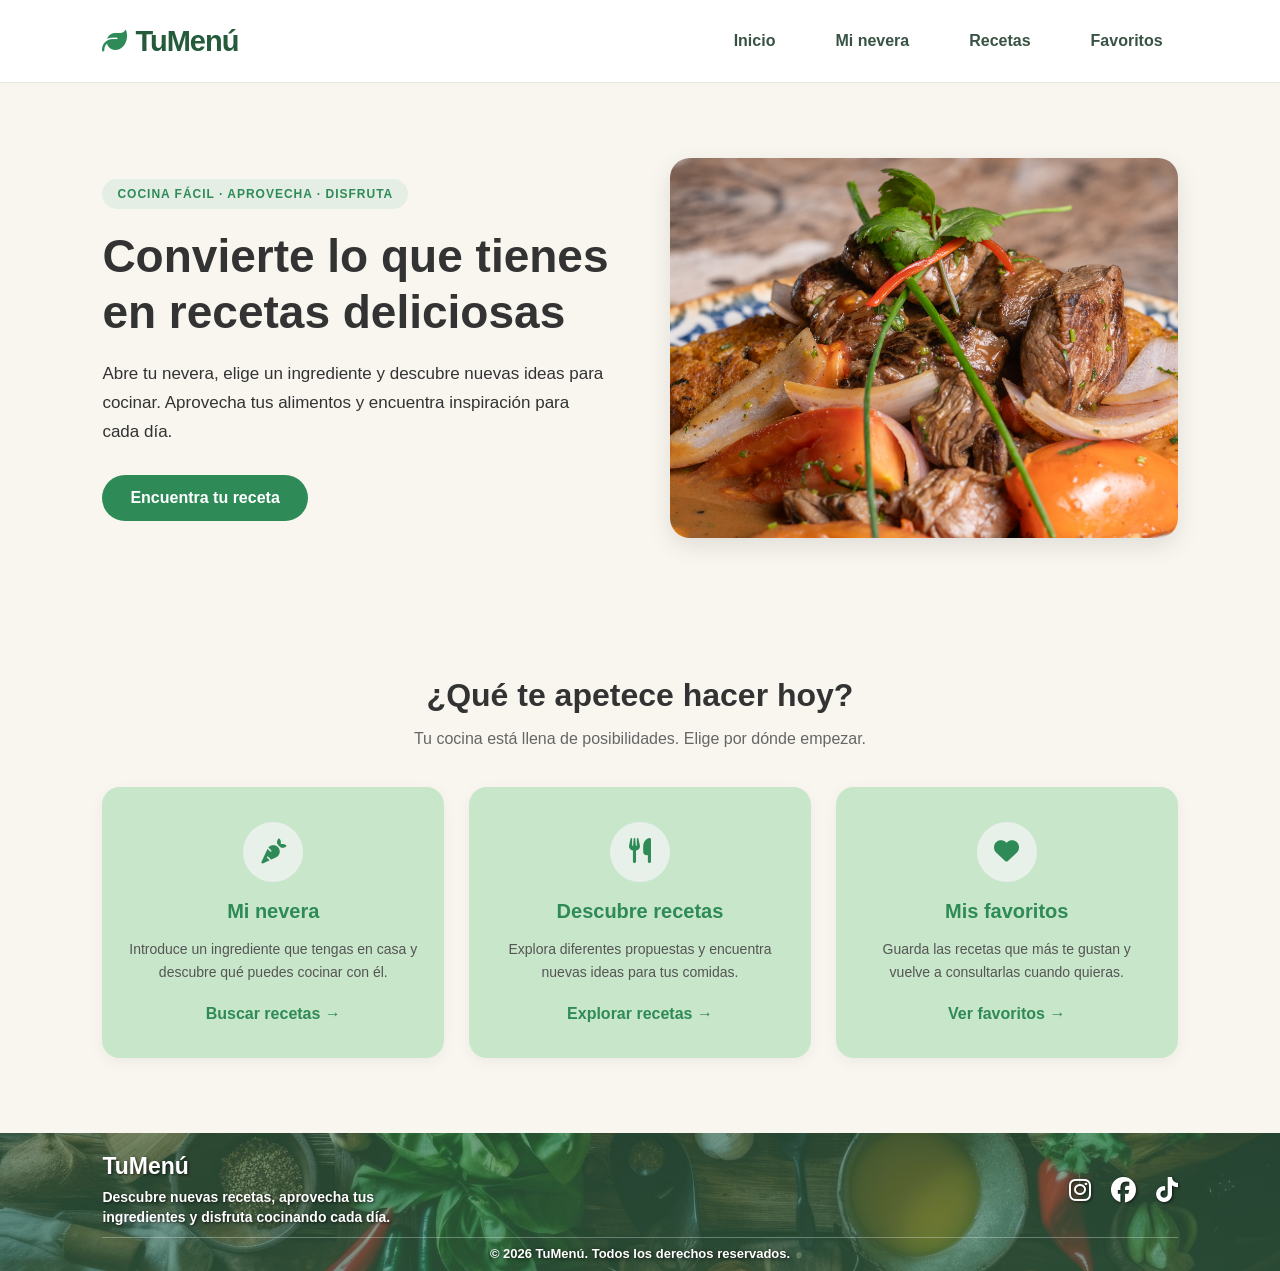
<file: index.html>
<!DOCTYPE html>
<html lang="es">

<head>
    <meta charset="UTF-8">
    <meta name="viewport" content="width=device-width, initial-scale=1.0">

    <title>TuMenú | Cocina con lo que tienes</title>

    <link rel="stylesheet" href="css/styles.css">
    <link rel="stylesheet" href="css/favoritos.css">

    <!-- Iconos de redes sociales -->
    <link rel="stylesheet" href="https://cdnjs.cloudflare.com/ajax/libs/font-awesome/6.7.2/css/all.min.css">
    <link rel="icon" type="image/svg+xml" href="assets/img/favicon.svg">
</head>

<body>

    <!-- CABECERA -->

    <header class="cabecera">

        <div class="contenedor-logo">
            <a href="index.html" class="logo">
                <i class="fa-solid fa-leaf"></i>
                TuMenú
            </a>
        </div>

        <nav class="menu">
            <a href="index.html" class="activo">Inicio</a>
            <a href="pages/mi-nevera.html">Mi nevera</a>
            <a href="pages/recetas.html">Recetas</a>
            <a href="pages/favoritos.html">Favoritos</a>
        </nav>

    </header>


    <main>

        <!-- PRESENTACIÓN PRINCIPAL -->

        <section class="hero">

            <div class="hero-contenido">

                <span class="hero-etiqueta">
                    COCINA FÁCIL · APROVECHA · DISFRUTA
                </span>

                <h1>
                    Convierte lo que tienes en recetas deliciosas
                </h1>

                <p>
                    Abre tu nevera, elige un ingrediente y descubre
                    nuevas ideas para cocinar. Aprovecha tus alimentos
                    y encuentra inspiración para cada día.
                </p>

                <a href="pages/mi-nevera.html" class="boton-principal">
                    Encuentra tu receta
                </a>

            </div>

            <div class="hero-imagen">

                <img
                    src="assets/img/portada.png"
                    alt="Plato de comida saludable con ingredientes frescos"
                >

            </div>

        </section>


        <!-- ACCESOS PRINCIPALES -->

        <section class="secciones">

            <h2>¿Qué te apetece hacer hoy?</h2>

            <p class="secciones-descripcion">
                Tu cocina está llena de posibilidades. Elige por dónde empezar.
            </p>

            <div class="secciones-contenedor">

                <!-- MI NEVERA -->

                <article class="tarjeta tarjeta-nevera">

                    <div class="tarjeta-icono">
                        <i class="fa-solid fa-carrot"></i>
                    </div>

                    <h3>Mi nevera</h3>

                    <p>
                        Introduce un ingrediente que tengas en casa
                        y descubre qué puedes cocinar con él.
                    </p>

                    <a href="pages/mi-nevera.html">
                        Buscar recetas →
                    </a>

                </article>


                <!-- RECETAS -->

                <article class="tarjeta  tarjeta-recetas">

                    <div class="tarjeta-icono">
                        <i class="fa-solid fa-utensils"></i>
                    </div>

                    <h3>Descubre recetas</h3>

                    <p>
                        Explora diferentes propuestas y encuentra
                        nuevas ideas para tus comidas.
                    </p>

                    <a href="pages/recetas.html">
                        Explorar recetas →
                    </a>

                </article>


                <!-- FAVORITOS -->

                <article class="tarjeta tarjeta-favoritos">

                    <div class="tarjeta-icono">
                        <i class="fa-solid fa-heart"></i>
                    </div>

                    <h3>Mis favoritos</h3>

                    <p>
                        Guarda las recetas que más te gustan
                        y vuelve a consultarlas cuando quieras.
                    </p>

                    <a href="pages/favoritos.html">
                        Ver favoritos →
                    </a>

                </article>

            </div>

        </section>

    </main>


    <!-- FOOTER -->

    <footer class="footer">

        <div class="footer-contenido">

            <section class="footer-info">

                <a href="index.html" class="footer-logo">TuMenú</a>

                <p>
                    Descubre nuevas recetas, aprovecha tus ingredientes
                    y disfruta cocinando cada día.
                </p>

            </section>

            <!-- REDES SOCIALES -->

            <div class="redes-enlaces">

                <a href="https://www.instagram.com/"
                   target="_blank"
                   rel="noopener noreferrer"
                   aria-label="Instagram">

                    <i class="fa-brands fa-instagram"></i>

                </a>

                <a href="https://www.facebook.com/"
                   target="_blank"
                   rel="noopener noreferrer"
                   aria-label="Facebook">

                    <i class="fa-brands fa-facebook"></i>

                </a>

                <a href="https://www.tiktok.com/"
                   target="_blank"
                   rel="noopener noreferrer"
                   aria-label="TikTok">

                    <i class="fa-brands fa-tiktok"></i>

                </a>

            </div>

        </div>

        <!-- COPYRIGHT -->

        <div class="footer-final">

            <p>© 2026 TuMenú. Todos los derechos reservados.</p>

        </div>

    </footer>

</body>
</html>
</file>
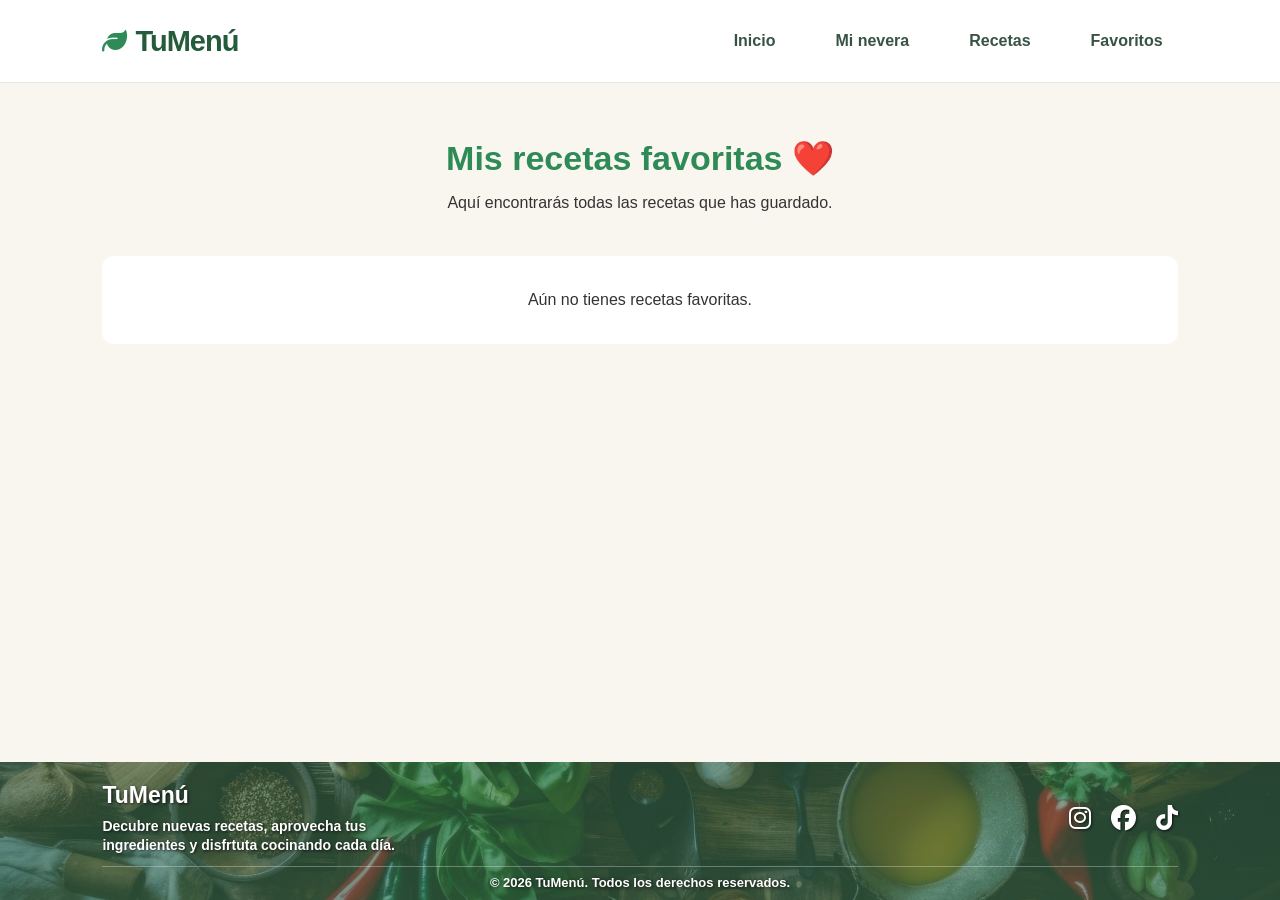
<file: pages/favoritos.html>
<!DOCTYPE html>
<html lang="en">

<head>
    <meta charset="UTF-8">
    <meta name="viewport" content="width=device-width, initial-scale=1.0">
    <title>TuMenú | Descubre que cocinar</title>
    <link rel="stylesheet" href="../css/styles.css">
    <link rel="stylesheet" href="../css/favoritos.css">
    <link rel="icon" type="image/svg+xml" href="../assets/img/favicon.svg">
    <link rel="stylesheet" href="https://cdnjs.cloudflare.com/ajax/libs/font-awesome/6.7.2/css/all.min.css">
    <link rel="icon" type="image/svg+xml" href="../assets/img/favicon.svg">
</head>

<body>

    <!--Cabecera de la pagina-->

    <header class="cabecera">

        <div class="contenedor-logo">
            <a href="index.html" class="logo">
                <i class="fa-solid fa-leaf"></i>
                TuMenú
            </a>
        </div>

        <!--Menu de navegación-->
        <nav class="menu">
            <a href="../index.html">Inicio</a>
            <a href="mi-nevera.html">Mi nevera</a>
            <a href="recetas.html">Recetas</a>
            <a href="favoritos.html" class="activo">Favoritos</a>
        </nav>


    </header>



    <main class="pagina-favoritos">

        <section class="introduccion-favoritos">
            <h1>Mis recetas favoritas ❤️</h1>
            <p>Aquí encontrarás todas las recetas que has guardado.</p>
        </section>

        <section class="resultados-favoritos">
            <div id="lista-favoritos">
                <!-- Aquí aparecerán las recetas guardadas -->
            </div>
        </section>

    </main>



    <!--PIE DE LA PÁGINA-->
    <footer class="footer">

        <div class="footer-contenido">
            <!--información de la página-->

            <section class="footer-info">
                <a href="index.html" class="footer-logo">TuMenú</a>

                <p>
                    Decubre nuevas recetas, aprovecha tus ingredientes y disfrtuta
                    cocinando cada día.
                </p>

            </section>

            <!--REDES SOCIALES-->

            <div class="redes-enlaces">

                <a href="https://www.instagram.com/" target="_blank" rel="noopener noreferrer" aria-label="Instagram">
                    <i class="fa-brands fa-instagram"></i>
                </a>

                <a href="https://www.facebook.com/" target="_blank" rel="noopener noreferrer" aria-label="Facebook">
                    <i class="fa-brands fa-facebook"></i>
                </a>

                <a href="https://www.tiktok.com/" target="_blank" rel="noopener noreferrer" aria-label="TikTok">
                    <i class="fa-brands fa-tiktok"></i>
                </a>

            </div>

        </div>

        <!-- Copyright -->
        <div class="footer-final">

            <p>© 2026 TuMenú. Todos los derechos reservados.</p>

        </div>



    </footer>



</body>

<script type="module" src="../src/favoritos.js"></script>

</html>
</file>
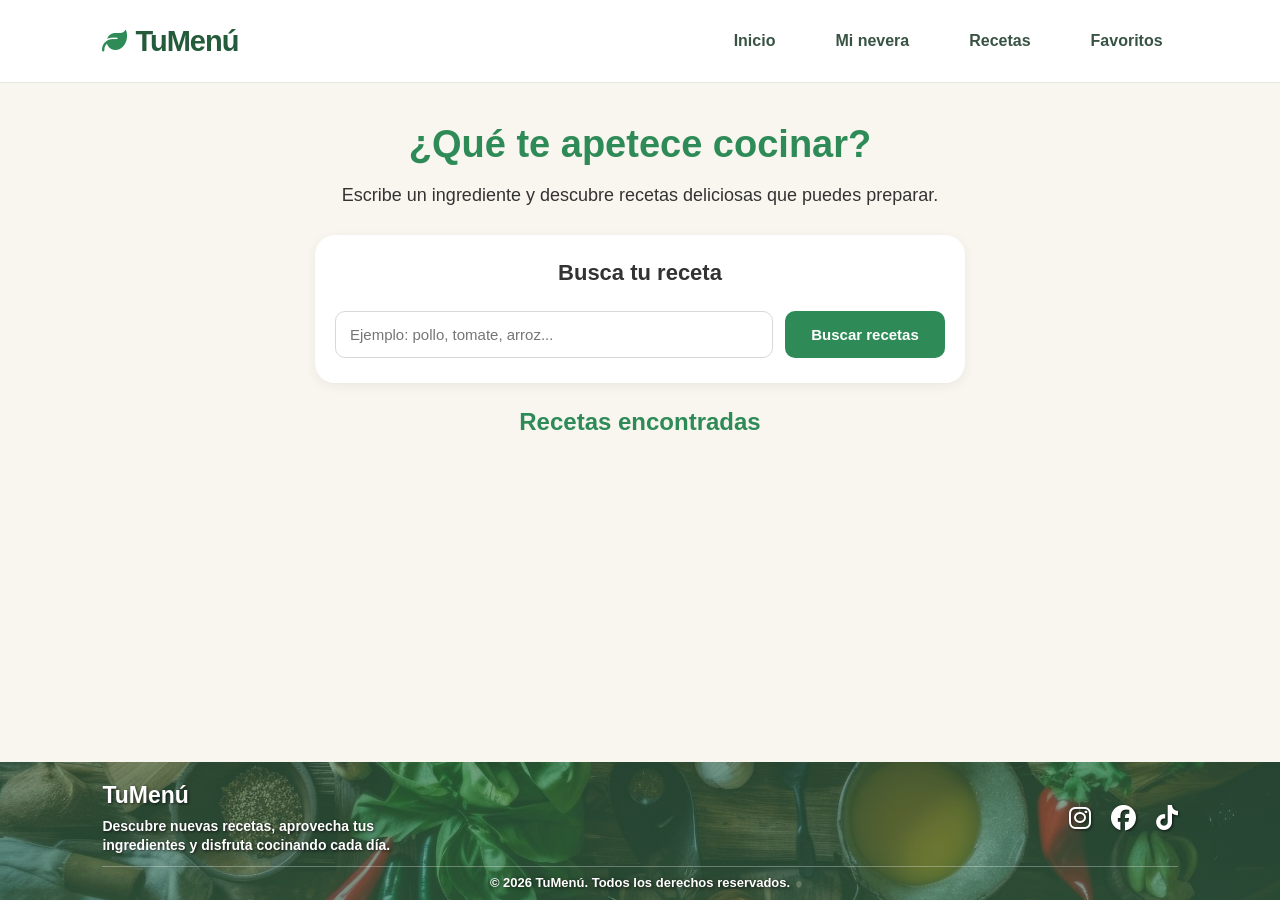
<file: pages/mi-nevera.html>
<!DOCTYPE html>
<html lang="es">

<head>
    <meta charset="UTF-8">
    <meta name="viewport" content="width=device-width, initial-scale=1.0">

    <title>TuMenú | Descubre qué cocinar</title>

    <!-- Hojas de estilos -->
    <link rel="stylesheet" href="../css/styles.css">
    <link rel="stylesheet" href="../css/mi-nevera.css">
    <link rel="stylesheet" href="../css/recetas.css">
    <link rel="stylesheet" href="https://cdnjs.cloudflare.com/ajax/libs/font-awesome/6.7.2/css/all.min.css">
    <link rel="icon" type="image/svg+xml" href="../assets/img/favicon.svg">

</head>

<body>

    <!-- Cabecera de la página -->
    <header class="cabecera">

        <div class="contenedor-logo">
            <a href="index.html" class="logo">
                <i class="fa-solid fa-leaf"></i>
                TuMenú
            </a>
        </div>

        <!-- Menú de navegación -->
        <nav class="menu">
            <a href="../index.html">Inicio</a>
            <a href="mi-nevera.html" class="activo">Mi nevera</a>
            <a href="recetas.html">Recetas</a>
            <a href="favoritos.html">Favoritos</a>
        </nav>

    </header>

    <!-- Contenido principal -->
    <main class="pagina-nevera">

        <section class="introduccion-nevera">
            <h1>¿Qué te apetece cocinar?</h1>

            <p>
                Escribe un ingrediente y descubre recetas
                deliciosas que puedes preparar.
            </p>
        </section>

        <!-- Buscador de recetas -->
        <section class="buscador-ingredientes">

            <h2>Busca tu receta</h2>

            <div class="formulario-ingredientes">

                <input
                    type="text"
                    id="ingrediente"
                    placeholder="Ejemplo: pollo, tomate, arroz..."
                >

                <button id="btn-buscar">
                    Buscar recetas
                </button>

            </div>

        </section>

        <!-- Resultados de la búsqueda -->
        <section class="resultados-recetas">

            <h2>Recetas encontradas</h2>

            <div id="lista-recetas">
                <!-- Aquí aparecerán las recetas con JavaScript -->
            </div>

        </section>

        <!--Detalles de la receta  seleccionada-->

        <section id="detalle-receta" class="detalle-receta" hidden>

            <div id="contenido-detalle"></div>

        </section>

    </main>

    <!-- Pie de la página -->
   <!-- Pie de la página -->
<footer class="footer">

    <div class="footer-contenido">

        <!-- Información de TuMenú -->
        <section class="footer-info">

            <a href="../index.html" class="footer-logo">TuMenú</a>

            <p>
                Descubre nuevas recetas, aprovecha tus ingredientes
                y disfruta cocinando cada día.
            </p>

        </section>

        <!-- Redes sociales -->
        <div class="redes-enlaces">

            <a href="https://www.instagram.com/" target="_blank" rel="noopener noreferrer" aria-label="Instagram">
                <i class="fa-brands fa-instagram"></i>
            </a>

            <a href="https://www.facebook.com/" target="_blank" rel="noopener noreferrer" aria-label="Facebook">
                <i class="fa-brands fa-facebook"></i>
            </a>

            <a href="https://www.tiktok.com/" target="_blank" rel="noopener noreferrer" aria-label="TikTok">
                <i class="fa-brands fa-tiktok"></i>
            </a>

        </div>

    </div>

    <!-- Copyright -->
    <div class="footer-final">
        <p>© 2026 TuMenú. Todos los derechos reservados.</p>
    </div>

</footer>

  

    <!-- JavaScript -->
    <script type="module" src="../src/main.js"></script>

</body>

</html>
</file>
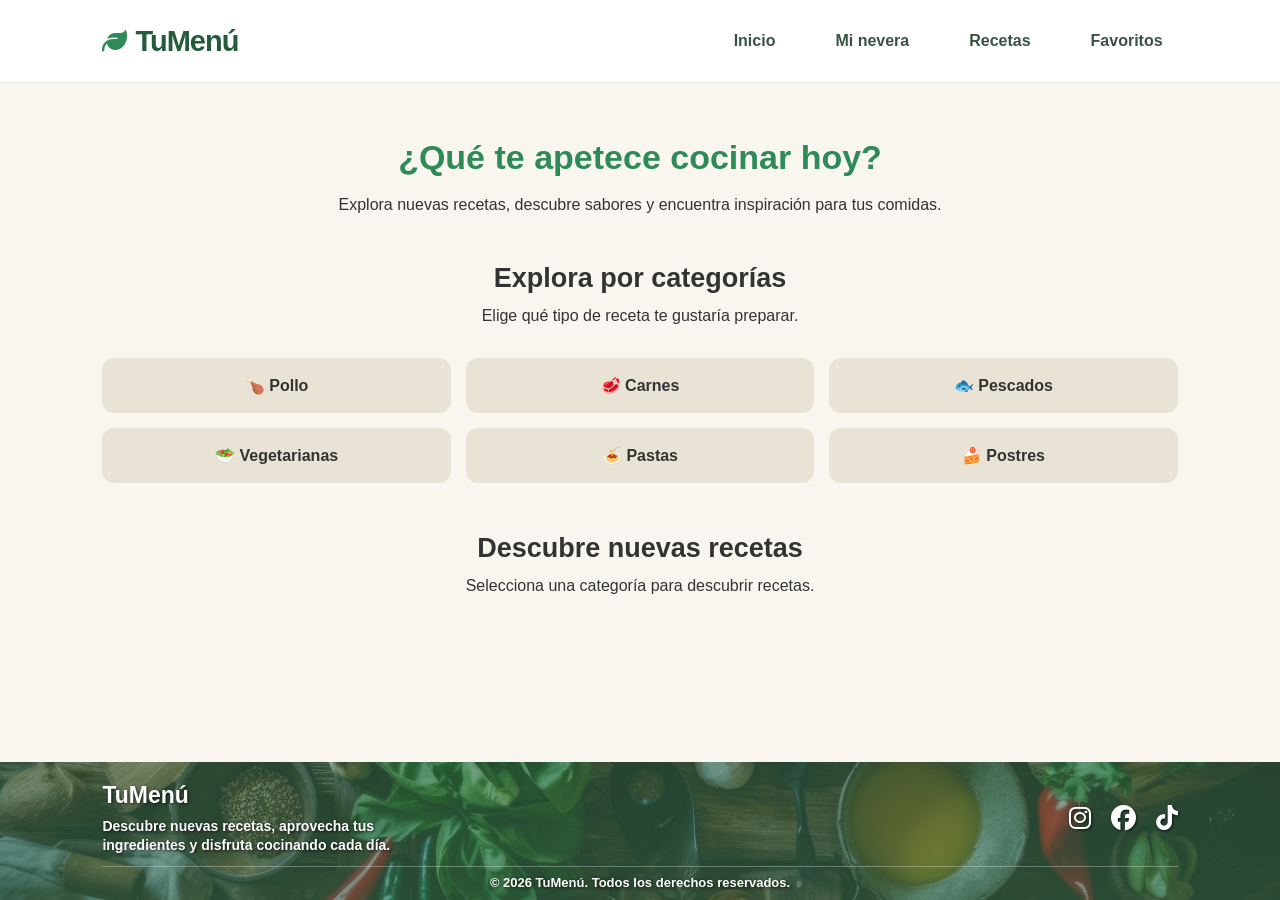
<file: pages/recetas.html>
<!DOCTYPE html>
<html lang="es">

<head>
    <meta charset="UTF-8">
    <meta name="viewport" content="width=device-width, initial-scale=1.0">

    <title>TuMenú | Descubre recetas</title>

    <link rel="stylesheet" href="../css/styles.css">
    <link rel="stylesheet" href="../css/recetas.css">
    <link rel="icon" type="image/svg+xml" href="../assets/img/favicon.svg">
    <link rel="stylesheet" href="https://cdnjs.cloudflare.com/ajax/libs/font-awesome/6.7.2/css/all.min.css">
    <link rel="icon" type="image/svg+xml" href="../assets/img/favicon.svg">
</head>

<body>

    <!-- CABECERA DE LA PÁGINA -->

    <header class="cabecera">

        <div class="contenedor-logo">
            <a href="../index.html" class="logo">
                <i class="fa-solid fa-leaf"></i>
                TuMenú
            </a>
        </div>

        <!-- MENÚ DE NAVEGACIÓN -->

        <nav class="menu">
            <a href="../index.html">Inicio</a>
            <a href="mi-nevera.html">Mi nevera</a>
            <a href="recetas.html" class="activo">Recetas</a>
            <a href="favoritos.html">Favoritos</a>
        </nav>

    </header>


    <!-- CONTENIDO PRINCIPAL -->

    <main class="pagina-recetas">

        <!-- PRESENTACIÓN -->

        <section class="introduccion-recetas">

            <h1>¿Qué te apetece cocinar hoy?</h1>

            <p>
                Explora nuevas recetas, descubre sabores y encuentra
                inspiración para tus comidas.
            </p>

        </section>


        <!-- CATEGORÍAS -->

        <section class="seccion-categorias">

            <div class="titulo-recetas">
                <h2>Explora por categorías</h2>

                <p>Elige qué tipo de receta te gustaría preparar.</p>
            </div>

            <div class="lista-categorias">

                <button class="categoria" data-categoria="Chicken">
                    🍗 Pollo
                </button>

                <button class="categoria" data-categoria="Beef">
                    🥩 Carnes
                </button>

                <button class="categoria" data-categoria="Seafood">
                    🐟 Pescados
                </button>

                <button class="categoria" data-categoria="Vegetarian">
                    🥗 Vegetarianas
                </button>

                <button class="categoria" data-categoria="Pasta">
                    🍝 Pastas
                </button>

                <button class="categoria" data-categoria="Dessert">
                    🍰 Postres
                </button>

            </div>

        </section>


        <!-- RECETAS -->

        <section class="seccion-recetas">

            <div class="titulo-recetas">
                <h2>Descubre nuevas recetas</h2>

                <p id="mensaje-recetas">
                    Selecciona una categoría para descubrir recetas.
                </p>
            </div>

            <div id="lista-recetas" class="lista-recetas">

                <!-- JavaScript mostrará aquí las recetas -->

            </div>

        </section>

    </main>


    <!-- PIE DE LA PÁGINA -->

    <footer class="footer">

        <div class="footer-contenido">

            <!-- INFORMACIÓN DE LA PÁGINA -->

            <section class="footer-info">

                <a href="../index.html" class="footer-logo">TuMenú</a>

                <p>
                    Descubre nuevas recetas, aprovecha tus ingredientes
                    y disfruta cocinando cada día.
                </p>

            </section>


            <!-- REDES SOCIALES -->

            <div class="redes-enlaces">

                <a href="https://www.instagram.com/" target="_blank" rel="noopener noreferrer" aria-label="Instagram">
                    <i class="fa-brands fa-instagram"></i>
                </a>

                <a href="https://www.facebook.com/" target="_blank" rel="noopener noreferrer" aria-label="Facebook">
                    <i class="fa-brands fa-facebook"></i>
                </a>

                <a href="https://www.tiktok.com/" target="_blank" rel="noopener noreferrer" aria-label="TikTok">
                    <i class="fa-brands fa-tiktok"></i>
                </a>

            </div>

        </div>


        <!-- COPYRIGHT -->

        <div class="footer-final">

            <p>© 2026 TuMenú. Todos los derechos reservados.</p>

        </div>

    </footer>

    <script type="module" src="../src/recetas.js"></script>

</body>

</html>
</file>
<file: css/styles.css>
* {
    margin: 0;
    padding: 0;
    box-sizing: border-box;
}


/* ===== COLORES GENERALES DE LA PÁGINA ===== */

:root {
    --color-principal: #2E8B57;
    --color-secundario: #E8E3D5;
    --color-fondo: #F8F6EF;
    --color-texto: #333333;
    --color-blanco: #FFFFFF;
}

/* ===== CONFIGURACIÓN GENERAL ===== */


body {
    font-family: Arial, sans-serif;
    background-color: var(--color-fondo);
    color: var(--color-texto);
    min-height: 100vh;
    display: flex;
    flex-direction: column;
}

main{
    flex: 1;
}

/* ===== CABECERA - MOBILE FIRST ===== */

.cabecera {
    display: flex;
    flex-direction: column;
    align-items: center;
    gap: 18px;
    padding: 18px 20px;
    background-color: var(--color-blanco);
    border-bottom: 1px solid #e5eadf;
}

/* LOGO */

.logo {
    display: flex;
    align-items: center;
    gap: 9px;
    text-decoration: none;
    color: #245b3b;
    font-size: 29px;
    font-weight: bold;
    letter-spacing: -1px;
}
.logo i {
    color: var(--color-principal);
    font-size: 25px;
}

/* MENÚ */

.menu {
    display: flex;
    flex-wrap: wrap;
    justify-content: center;
    gap: 18px;
}

.menu a {
    text-decoration: none;
    color: #385344;
    font-size: 14px;
    font-weight: 600;
    padding: 10px 15px;
    border-radius: 25px;
    transition: all 0.3s ease;
}

/* Efecto al pasar el ratón */

.menu a:hover {
    background-color: #e7f0e7;
    color: var(--color-principal);
}

.menu a.activo:hover {
    background-color: #246b43;
    color: var(--color-blanco);
}


/* ===== PRESENTACIÓN PRINCIPAL ===== */

.hero {
    display: flex;
    flex-direction: column;
    align-items: center;
    gap: 35px;
    padding: 50px 20px;
}

.hero-contenido {
    text-align: center;
    max-width: 550px;
}

/* Etiqueta superior */

.hero-etiqueta {
    display: inline-block;
    color: var(--color-principal);
    background-color: #e4eee5;
    padding: 8px 15px;
    border-radius: 20px;
    font-size: 12px;
    font-weight: bold;
    letter-spacing: 1px;
    margin-bottom: 20px;
}

/* Título principal */

.hero-contenido h1 {
    font-size: 34px;
    line-height: 1.2;
    color: var(--color-texto);
    margin-bottom: 20px;
}

/* Descripción */

.hero-contenido p {
    font-size: 16px;
    line-height: 1.7;
    margin-bottom: 28px;
    color: var(--color-texto);
}

/* Botón principal */

.boton-principal {
    display: inline-block;
    background-color: var(--color-principal);
    color: var(--color-blanco);
    text-decoration: none;
    padding: 14px 28px;
    border-radius: 30px;
    font-weight: bold;
    transition: background-color 0.3s, transform 0.3s;
}

.boton-principal:hover {
    background-color: #246b43;
    transform: translateY(-3px);
}

/* Imagen principal */

.hero-imagen {
    width: 100%;
    max-width: 500px;
}

.hero-imagen img {
    width: 100%;
    height: 280px;
    object-fit: cover;
    border-radius: 20px;
    box-shadow: 0 8px 25px rgba(0, 0, 0, 0.10);
}


/* ===== ACCESOS A LAS SECCIONES ===== */

.secciones {
    padding: 45px 20px 60px;
    text-align: center;
}

/* Título */

.secciones h2 {
    font-size: 27px;
    color: var(--color-texto);
    margin-bottom: 12px;
}

/* Descripción */

.secciones-descripcion {
    font-size: 15px;
    color: #666666;
    line-height: 1.6;
    margin-bottom: 35px;
}

/* Contenedor de tarjetas */

.secciones-contenedor {
    display: flex;
    flex-direction: column;
    gap: 22px;
    max-width: 1100px;
    margin: 0 auto;
}

/* Tarjetas */

.tarjeta {
    background-color: var(--color-blanco);
    padding: 30px 25px;
    border-radius: 18px;
    box-shadow: 0 4px 15px rgba(0, 0, 0, 0.05);
    text-align: center;
    transition: transform 0.3s, box-shadow 0.3s;
}

/* Iconos */

.tarjeta-icono {
    width: 60px;
    height: 60px;
    display: flex;
    align-items: center;
    justify-content: center;
    margin: 0 auto 18px;
    background-color: #e8f1e9;
    border-radius: 50%;
    color: var(--color-principal);
    font-size: 25px;
}

/* Títulos de tarjetas */

.tarjeta h3 {
    color: var(--color-principal);
    font-size: 20px;
    margin-bottom: 15px;
}

/* Texto de tarjetas */

.tarjeta p {
    font-size: 14px;
    line-height: 1.7;
    margin-bottom: 20px;
    color: #555555;
}

/* Enlaces */

.tarjeta a {
    display: inline-block;
    color: var(--color-principal);
    text-decoration: none;
    font-weight: bold;
    transition: color 0.3s;
}

.tarjeta a:hover {
    color: #246b43;
    text-decoration: underline;
}

/* Efecto al pasar el ratón */

.tarjeta:hover {
    transform: translateY(-5px);
    box-shadow: 0 8px 22px rgba(0, 0, 0, 0.10);
}

/* ==============================
   FOOTER - MOBILE FIRST
================================= */

.footer {
    background-image:
        linear-gradient(
            rgba(55, 105, 74, 0.60),
            rgba(55, 105, 74, 0.65)
        ),
        url("../assets/img/footer2.png");

    background-size: cover;
    background-position: center;
    background-repeat: no-repeat;

    color: var(--color-blanco);
    padding: 15px 20px 8px;
}

/* CONTENEDOR PRINCIPAL DEL FOOTER */

.footer-contenido {
    display: flex;
    flex-direction: column;
    align-items: center;
    gap: 20px;
}

/* INFORMACIÓN */

.footer-logo {
    display: inline-block;
    color: var(--color-blanco);
    font-size: 23px;
    font-weight: bold;
    text-decoration: none;
    margin-bottom: 8px;
}

.footer-info p {
    font-size: 14px;
    font-weight: bold;
    line-height: 1.4;
    max-width: 300px;
}

/* REDES SOCIALES */

.footer-redes h3 {
    font-size: 16px;
    margin-bottom: 10px;
}

.redes-enlaces {
    display: flex;
    gap: 20px;
}

.redes-enlaces a {
    color: var(--color-blanco);
    text-decoration: none;
    font-size: 25px;
    transition: transform 0.3s ease;;
}

.redes-enlaces a:hover {
    transform: scale(1.2);
}

/* COPYRIGHT */

.footer-final {
    border-top: 1px solid rgba(255, 255, 255, 0.3);
    margin-top: 12px;
    padding-top: 8px;
    text-align: center;
}

.footer-final p {
    color: var(--color-blanco);
    font-size: 13px;
    font-weight: bold;
    text-shadow: 1px 1px 4px rgba(0, 0, 0, 0.8);
    padding-bottom: 0;
}

/* TEXTO BLANCO Y SOMBRA */

.footer-info p,
.footer-logo,
.redes-enlaces a,
.footer-redes h3 {
    color: var(--color-blanco);
    text-shadow: 1px 1px 3px rgba(0, 0, 0, 0.7);
}

/* ===== TABLETS Y ESCRITORIOS ===== */

@media (min-width: 768px) {

    /* CABECERA */

    .cabecera {
        flex-direction: row;
        justify-content: space-between;
        padding: 22px 8%;
    }

    .menu {
        gap: 30px;
    }

    .menu a {
        font-size: 16px;
    }

    /* MAIN */

   
    .hero {
        flex-direction: row;
        justify-content: space-between;
        align-items: center;
        padding: 75px 8%;
        gap: 60px;
    }

    .hero-contenido {
        flex: 1;
        text-align: left;
        max-width: 550px;
    }

    .hero-contenido h1 {
        font-size: 46px;
    }

    .hero-contenido p {
        font-size: 17px;
    }

    .hero-imagen {
        flex: 1;
        max-width: 520px;
    }

    .hero-imagen img {
        height: 380px;
    }

    /* TARJETAS EN ESCRITORIO */

    .secciones {
        padding: 60px 8% 75px;
    }

    .secciones h2 {
        font-size: 32px;
    }

    .secciones-descripcion {
        font-size: 16px;
    }

    .secciones-contenedor {
        flex-direction: row;
        align-items: stretch;
        gap: 25px;
    }

    .tarjeta {
        flex: 1;
        padding: 35px 25px;
    }

    /* FOOTER */

    .footer {
        padding: 20px 8% 10px;
    }

    .footer-contenido {
        display: flex;
        flex-direction: row;
        justify-content: space-between;
        align-items: center;
        text-align: left;
        gap: 20px;
    }

    .footer-info {
        max-width: 450px;
        text-align: left;
    }

    .footer-info p {
        margin: 0;
    }


    .redes-enlaces {
        justify-content: flex-end;
        justify-content: flex-end;
        align-items: center;
        gap:20px;
    }

    .redes-enlaces a {
        font-size: 25px;
    }

    .footer-final {
        margin-top: 10px;
        padding-top: 8px;
        text-align: center;
    }
}
</file>
<file: css/favoritos.css>
/* ===== PÁGINA FAVORITOS ===== */

.pagina-favoritos {
    padding: 35px 20px;
    min-height: 60vh;
}

/* ===== PRESENTACIÓN ===== */

.introduccion-favoritos {
    text-align: center;
    margin-bottom: 40px;
}

.introduccion-favoritos h1 {
    color: var(--color-principal);
    font-size: 28px;
    margin-bottom: 12px;
}

.introduccion-favoritos p {
    color: var(--color-texto);
    font-size: 16px;
    line-height: 1.6;
}

/* ===== LISTA DE FAVORITOS ===== */

#lista-favoritos {
    max-width: 1100px;
    margin: 0 auto;
    display: grid;
    grid-template-columns: 1fr;
    gap: 25px;
}

/* ===== TARJETAS ===== */

#lista-favoritos .tarjeta-receta {
    background-color: var(--color-blanco);
    border-radius: 16px;
    overflow: hidden;
    padding-bottom: 20px;
    text-align: center;
    box-shadow: 0 4px 14px rgba(0, 0, 0, 0.08);
    transition: transform 0.3s ease;
}

#lista-favoritos .tarjeta-receta:hover {
    transform: translateY(-5px);
}

#lista-favoritos .tarjeta-receta img {
    width: 100%;
    height: 210px;
    object-fit: cover;
}

#lista-favoritos .tarjeta-receta h3 {
    color: var(--color-texto);
    font-size: 18px;
    margin: 18px 12px;
}

/* ===== BOTÓN ELIMINAR ===== */

#lista-favoritos .tarjeta-receta button {
    border: none;
    background-color: var(--color-principal);
    color: var(--color-blanco);
    padding: 10px 18px;
    border-radius: 25px;
    cursor: pointer;
    font-size: 14px;
    transition: background-color 0.3s ease;
}

#lista-favoritos .tarjeta-receta button:hover {
    background-color: #246b43;
}

/* ===== MENSAJE SIN FAVORITOS ===== */

#lista-favoritos > p {
    text-align: center;
    grid-column: 1 / -1;
    padding: 35px 20px;
    background-color: var(--color-blanco);
    border-radius: 12px;
    color: var(--color-texto);
}
/* ===== COLORES DE LAS TARJETAS ===== */

.tarjeta-nevera {
    background-color: #C8E6C9;
}

.tarjeta-recetas {
    background-color: #C8E6C9;
}

.tarjeta-favoritos {
    background-color: #C8E6C9;
}

/* ===== ESCRITORIO ===== */

@media (min-width: 768px) {

    .pagina-favoritos {
        padding: 55px 8%;
    }

    .introduccion-favoritos h1 {
        font-size: 34px;
    }

    #lista-favoritos {
        grid-template-columns: repeat(3, 1fr);
    }

}
</file>
<file: css/mi-nevera.css>
* {
    margin: 0;
    padding: 0;
    box-sizing: border-box;
}


/* ===== CONTENIDO PRINCIPAL ===== */

.pagina-nevera {
    padding: 25px 20px;
}

/* ===== PRESENTACIÓN ===== */

.introduccion-nevera {
    text-align: center;
    margin-bottom: 25px;
}

.introduccion-nevera h1 {
    font-size: 30px;
    color: var(--color-principal);
    margin-bottom: 15px;
}

.introduccion-nevera p {
    font-size: 15px;
    line-height: 1.6;
    color: var(--color-texto);
    max-width: 600px;
    margin: 0 auto;
}

/* ===== BUSCADOR DE RECETAS ===== */

.buscador-ingredientes {
    max-width: 650px;
    margin: 0 auto;
    padding: 25px 20px;
    background-color: var(--color-blanco);
    border-radius: 20px;
    box-shadow: 0 3px 12px rgba(0, 0, 0, 0.06);
}

.buscador-ingredientes h2 {
    font-size: 22px;
    text-align: center;
    margin-bottom: 25px;
    color: var(--color-texto);
}

/* Formulario */

.formulario-ingredientes {
    display: flex;
    flex-direction: column;
    gap: 12px;
}

.formulario-ingredientes input {
    width: 100%;
    padding: 14px;
    border: 1px solid #d8d8d8;
    border-radius: 10px;
    font-size: 15px;
    outline: none;
}

.formulario-ingredientes input:focus {
    border-color: var(--color-principal);
}

/* Botón de búsqueda */

#btn-buscar {
    width: 100%;
    padding: 14px 20px;
    background-color: var(--color-principal);
    color: var(--color-blanco);
    border: none;
    border-radius: 10px;
    font-size: 15px;
    font-weight: bold;
    cursor: pointer;
    transition: background-color 0.3s ease;
}

#btn-buscar:hover {
    background-color: #607d60;
}

/* ===== RESULTADOS DE RECETAS ===== */

.resultados-recetas {
    max-width: 1100px;
    margin: 25px auto 0;
}

.resultados-recetas h2 {
    font-size: 24px;
    color: var(--color-principal);
    margin-bottom: 20px;
    text-align: center;
}

/* Aquí aparecerán las tarjetas de recetas */

#lista-recetas {
    display: grid;
    grid-template-columns: 1fr;
    gap: 25px;
}

/* ===== TARJETAS DE RECETAS ===== */

.tarjeta-receta {
    background-color: var(--color-blanco);
    border-radius: 15px;
    overflow: hidden;
    box-shadow: 0 3px 12px rgba(0, 0, 0, 0.08);
}

.tarjeta-receta img {
    width: 100%;
    height: 220px;
    object-fit: cover;
}

.tarjeta-receta h3 {
    padding: 15px;
    color: var(--color-texto);
    font-size: 18px;
}

/* ===== DETALLE DE RECETAS ===== */

.detalle-receta {
    width: 100%;
    max-width: 950px;
    margin: 25px auto;
    padding: 20px;
    background-color: var(--color-blanco);
    border-radius: 15px;
    box-shadow: 0 4px 15px rgba(0, 0, 0, 0.08);
}

.imagen-detalle {
    width: 100%;
    height: 220px;
    object-fit: cover;
    border-radius: 12px;
}

.titulo-detalle {
    margin: 20px 0;
    font-size: 24px;
    color: var(--color-principal);
}

.informacion-receta {
    margin-bottom: 25px;
    line-height: 1.8;
}

.ingredientes-receta {
    margin-bottom: 25px;
}

.ingredientes-receta ul {
    padding-left: 25px;
    line-height: 2;
}

.preparacion-receta {
    line-height: 1.8;
}

.detalle-receta h3 {
    margin-bottom: 12px;
    color: var(--color-principal);
}

/* ===== BOTÓN FAVORITOS ===== */

.boton-favorito {
    border: none;
    background-color: #f8f6ef;
    font-size: 22px;
    cursor: pointer;
    padding: 8px 12px;
    border-radius: 50%;
    transition: transform 0.2s ease;
}

.boton-favorito:hover {
    transform: scale(1.15);
}
/* ===== TABLETS Y ORDENADORES ===== */

@media (min-width: 768px) {

    .pagina-nevera {
        padding: 40px 8%;
    }

    .introduccion-nevera {
        margin-bottom: 25px;
    }

    .introduccion-nevera h1 {
        font-size: 38px;
    }

    .introduccion-nevera p {
        font-size: 18px;
    }

    .formulario-ingredientes {
        flex-direction: row;
    }

    .formulario-ingredientes input {
        flex: 1;
    }

    #btn-buscar {
        width: auto;
        min-width: 160px;
    }

    #lista-recetas {
        grid-template-columns: repeat(2, 1fr);
    }

    .detalle-receta {
        padding: 35px;
    }

    .imagen-detalle {
        height: 380px;
    }

    .titulo-detalle {
        font-size: 32px;
    }

    .informacion-receta,
    .preparacion-receta {
        font-size: 16px;
    }
}

/* ===== PANTALLAS GRANDES ===== */

@media (min-width: 1024px) {

    #lista-recetas {
        grid-template-columns: repeat(3, 1fr);
    }

}
</file>
<file: css/recetas.css>
/* ===== CONTENIDO PRINCIPAL ===== */

.pagina-recetas {
    padding: 40px 20px;
    min-height: 60vh;
}

/* ===== PRESENTACIÓN ===== */

.introduccion-recetas {
    text-align: center;
    margin-bottom: 45px;
}

.introduccion-recetas h1 {
    color: var(--color-principal);
    font-size: 28px;
    margin-bottom: 15px;
}

.introduccion-recetas p {
    color: var(--color-texto);
    font-size: 16px;
    line-height: 1.6;
}

/* ===== SECCIÓN DE RECETAS ===== */

.seccion-recetas {
    max-width: 1100px;
    margin: 0 auto;
}

.titulo-recetas {
    text-align: center;
    margin-bottom: 30px;
}

.titulo-recetas h2 {
    color: var(--color-texto);
    font-size: 23px;
    margin-bottom: 10px;
}

.titulo-recetas p {
    color: var(--color-texto);
    line-height: 1.5;
}

/* ===== LISTA DE RECETAS ===== */

.lista-recetas {
    display: grid;
    grid-template-columns: 1fr;
    gap: 25px;
}

/* ===== TARJETAS DE RECETAS ===== */

.tarjeta-receta {
    background-color: var(--color-blanco);
    border-radius: 16px;
    overflow: hidden;
    text-align: center;
    box-shadow: 0 4px 14px rgba(0, 0, 0, 0.08);
    transition: transform 0.3s ease;
}

.tarjeta-receta:hover {
    transform: translateY(-5px);
}

.tarjeta-receta img {
    width: 100%;
    height: 220px;
    object-fit: cover;
}

.tarjeta-receta h3 {
    color: var(--color-texto);
    font-size: 18px;
    margin: 18px 12px;
}

.tarjeta-receta button {
    border: none;
    background-color: var(--color-principal);
    color: var(--color-blanco);
    padding: 10px 18px;
    margin-bottom: 20px;
    border-radius: 25px;
    cursor: pointer;
    font-size: 14px;
    transition: background-color 0.3s ease;
}

.tarjeta-receta button:hover {
    background-color: #246B43;
}

/* ===== CATEGORÍAS ===== */

.seccion-categorias {
    max-width: 1100px;
    margin: 0 auto 50px;
}

.lista-categorias {
    display: grid;
    grid-template-columns: repeat(2, 1fr);
    gap: 15px;
}

.categoria {
    background-color: var(--color-secundario);
    color: var(--color-texto);
    border: none;
    border-radius: 12px;
    padding: 18px 10px;
    font-size: 16px;
    font-weight: bold;
    cursor: pointer;
    transition: background-color 0.3s ease;
}

.categoria:hover {
    background-color: #C8E6C9;
}

/* ===== DISEÑO PARA PANTALLAS GRANDES ===== */

@media (min-width: 768px) {

    .pagina-recetas {
        padding: 55px 8%;
    }

    .introduccion-recetas h1 {
        font-size: 34px;
    }

    .titulo-recetas h2 {
        font-size: 27px;
    }

    .lista-recetas {
        grid-template-columns: repeat(3, 1fr);
    }

    @media (min-width: 768px) {

        .pagina-recetas {
            padding: 55px 8%;
        }

        .introduccion-recetas h1 {
            font-size: 34px;
        }

        .titulo-recetas h2 {
            font-size: 27px;
        }

        .lista-recetas {
            grid-template-columns: repeat(3, 1fr);
        }

        .lista-categorias {
            grid-template-columns: repeat(3, 1fr);
        }

    }

}
</file>
